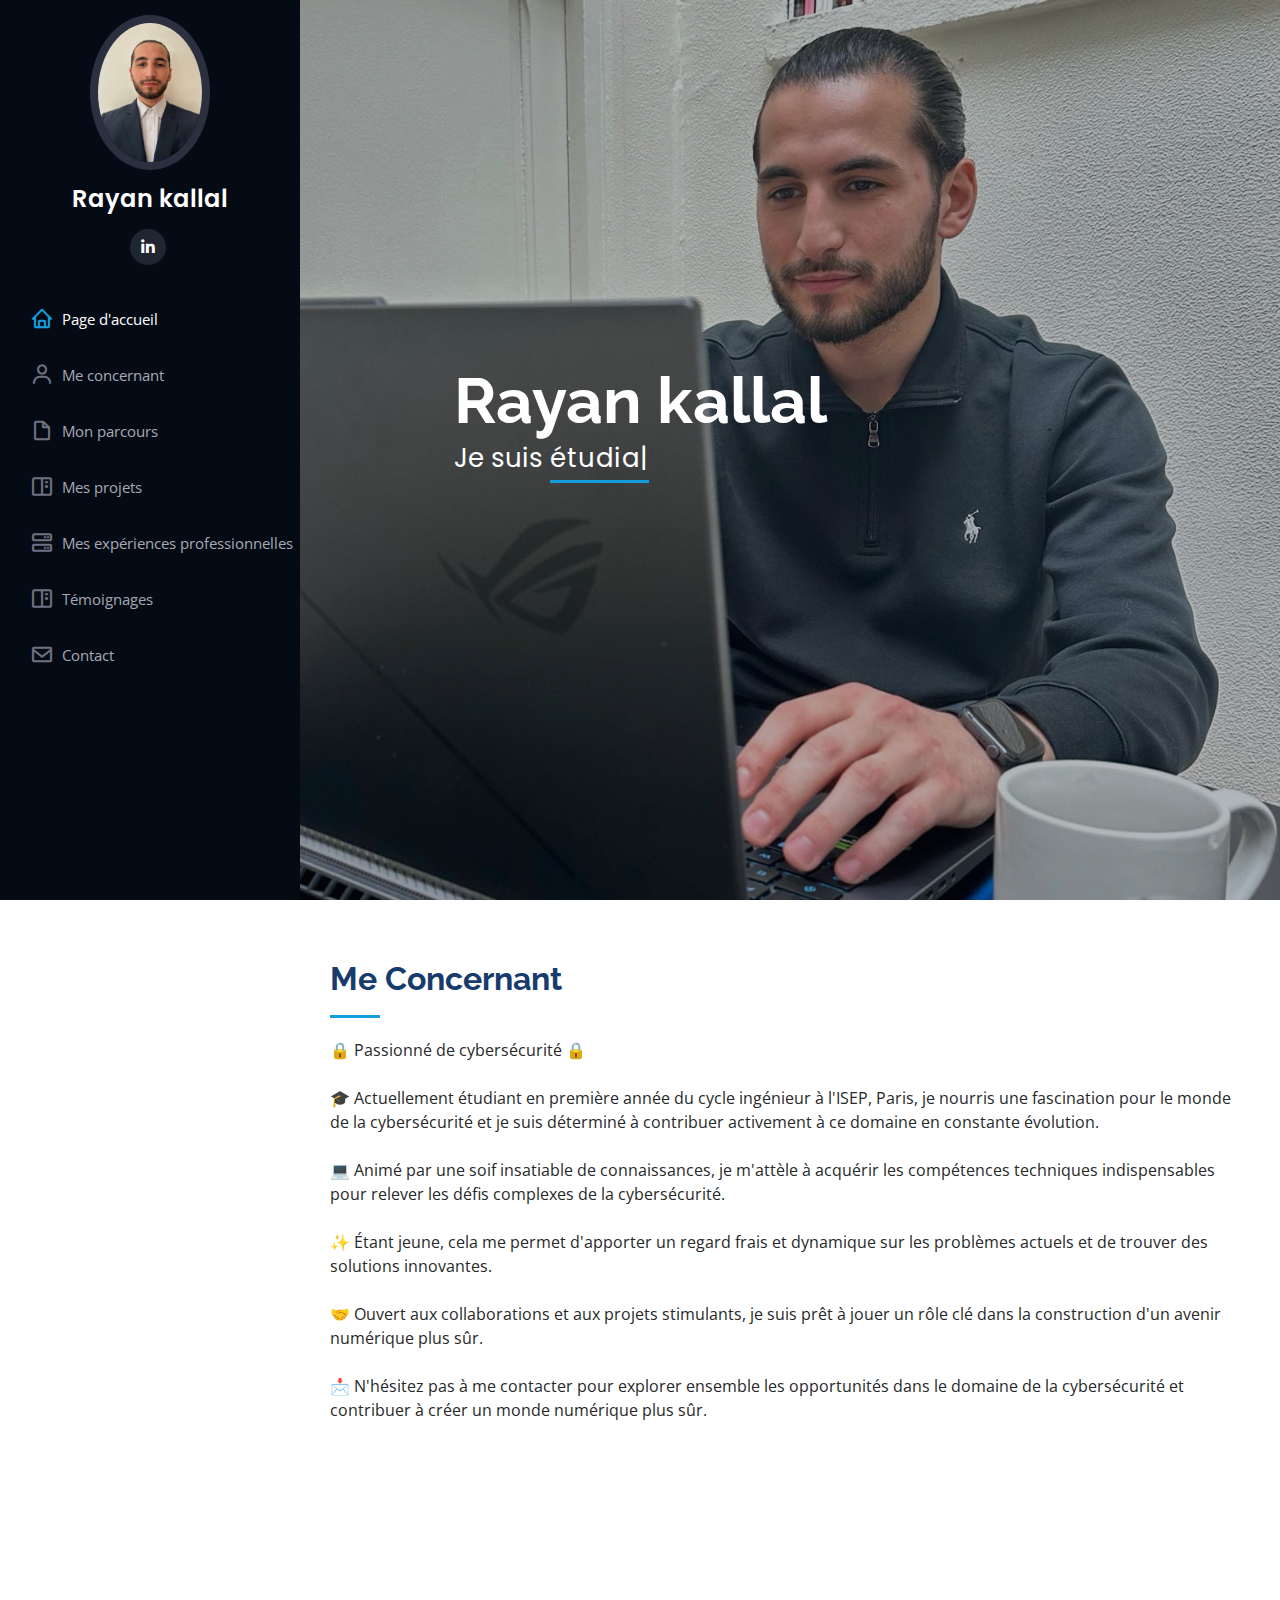
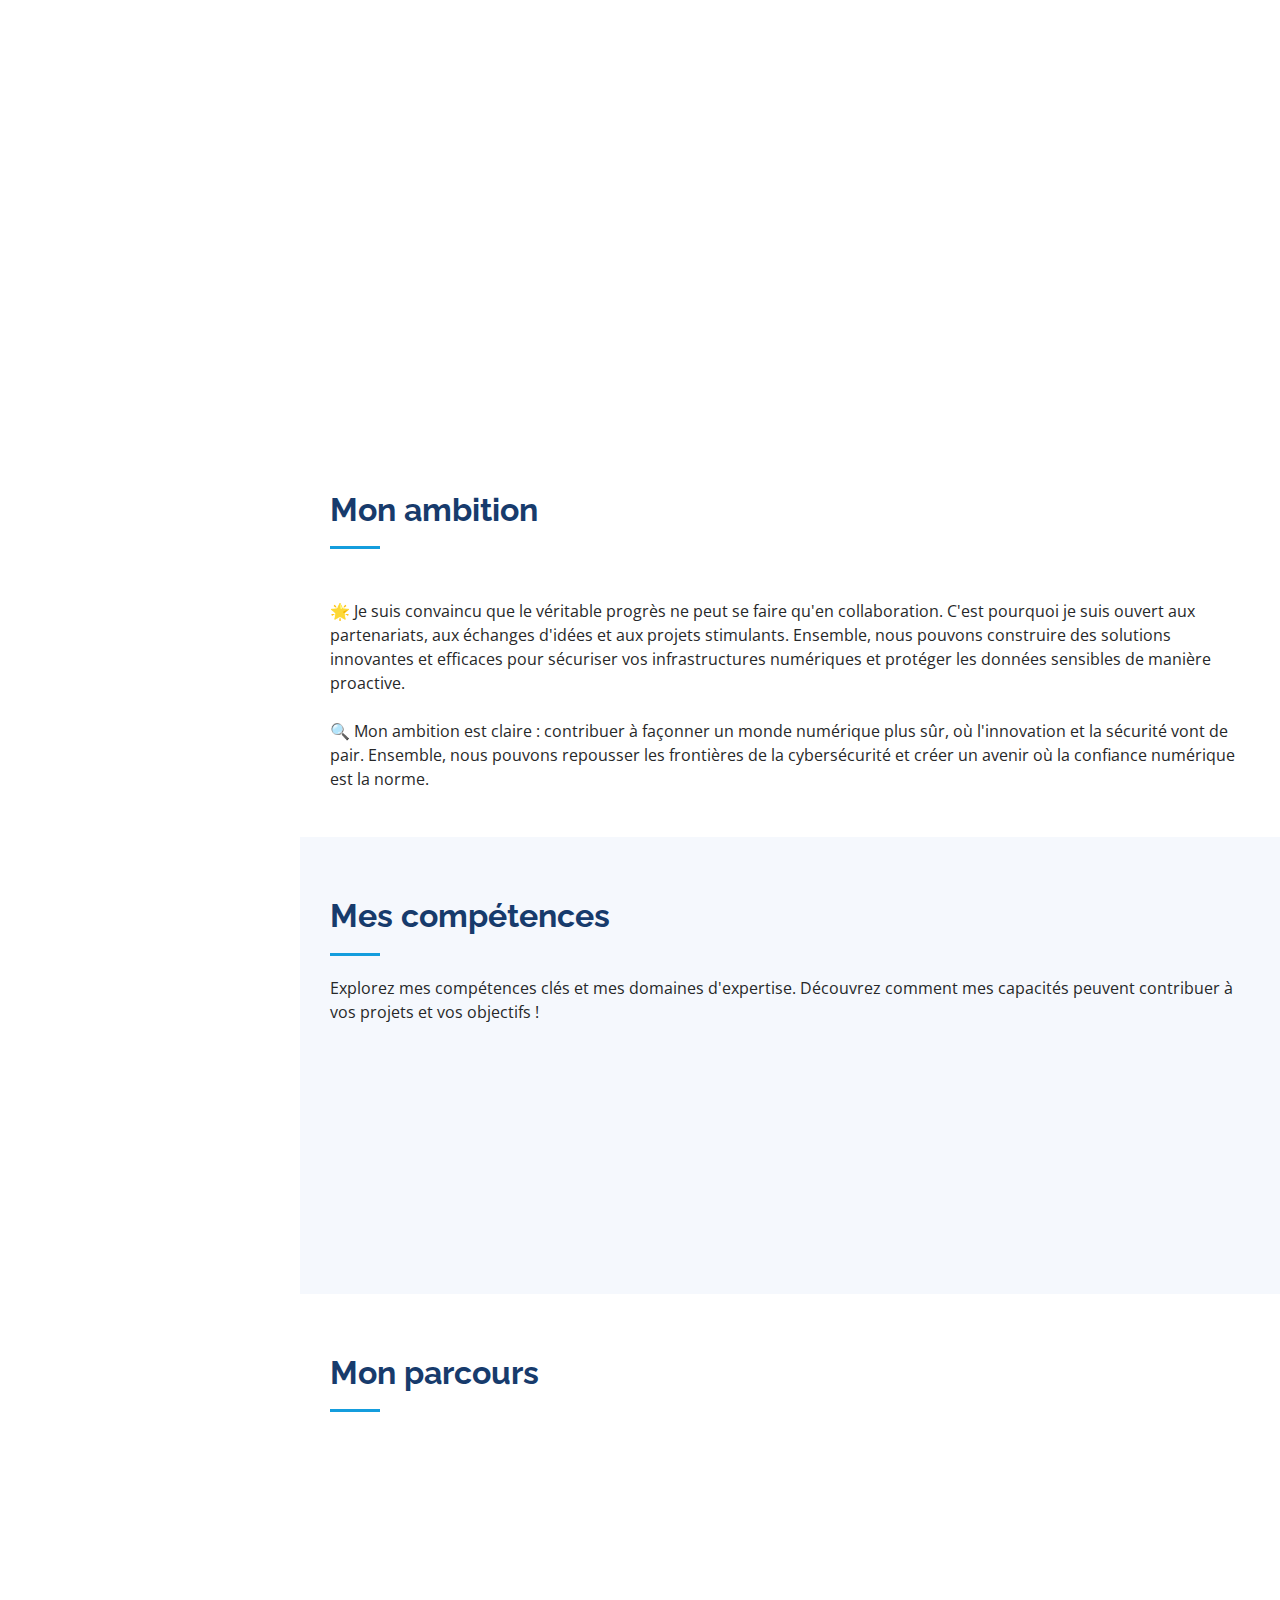
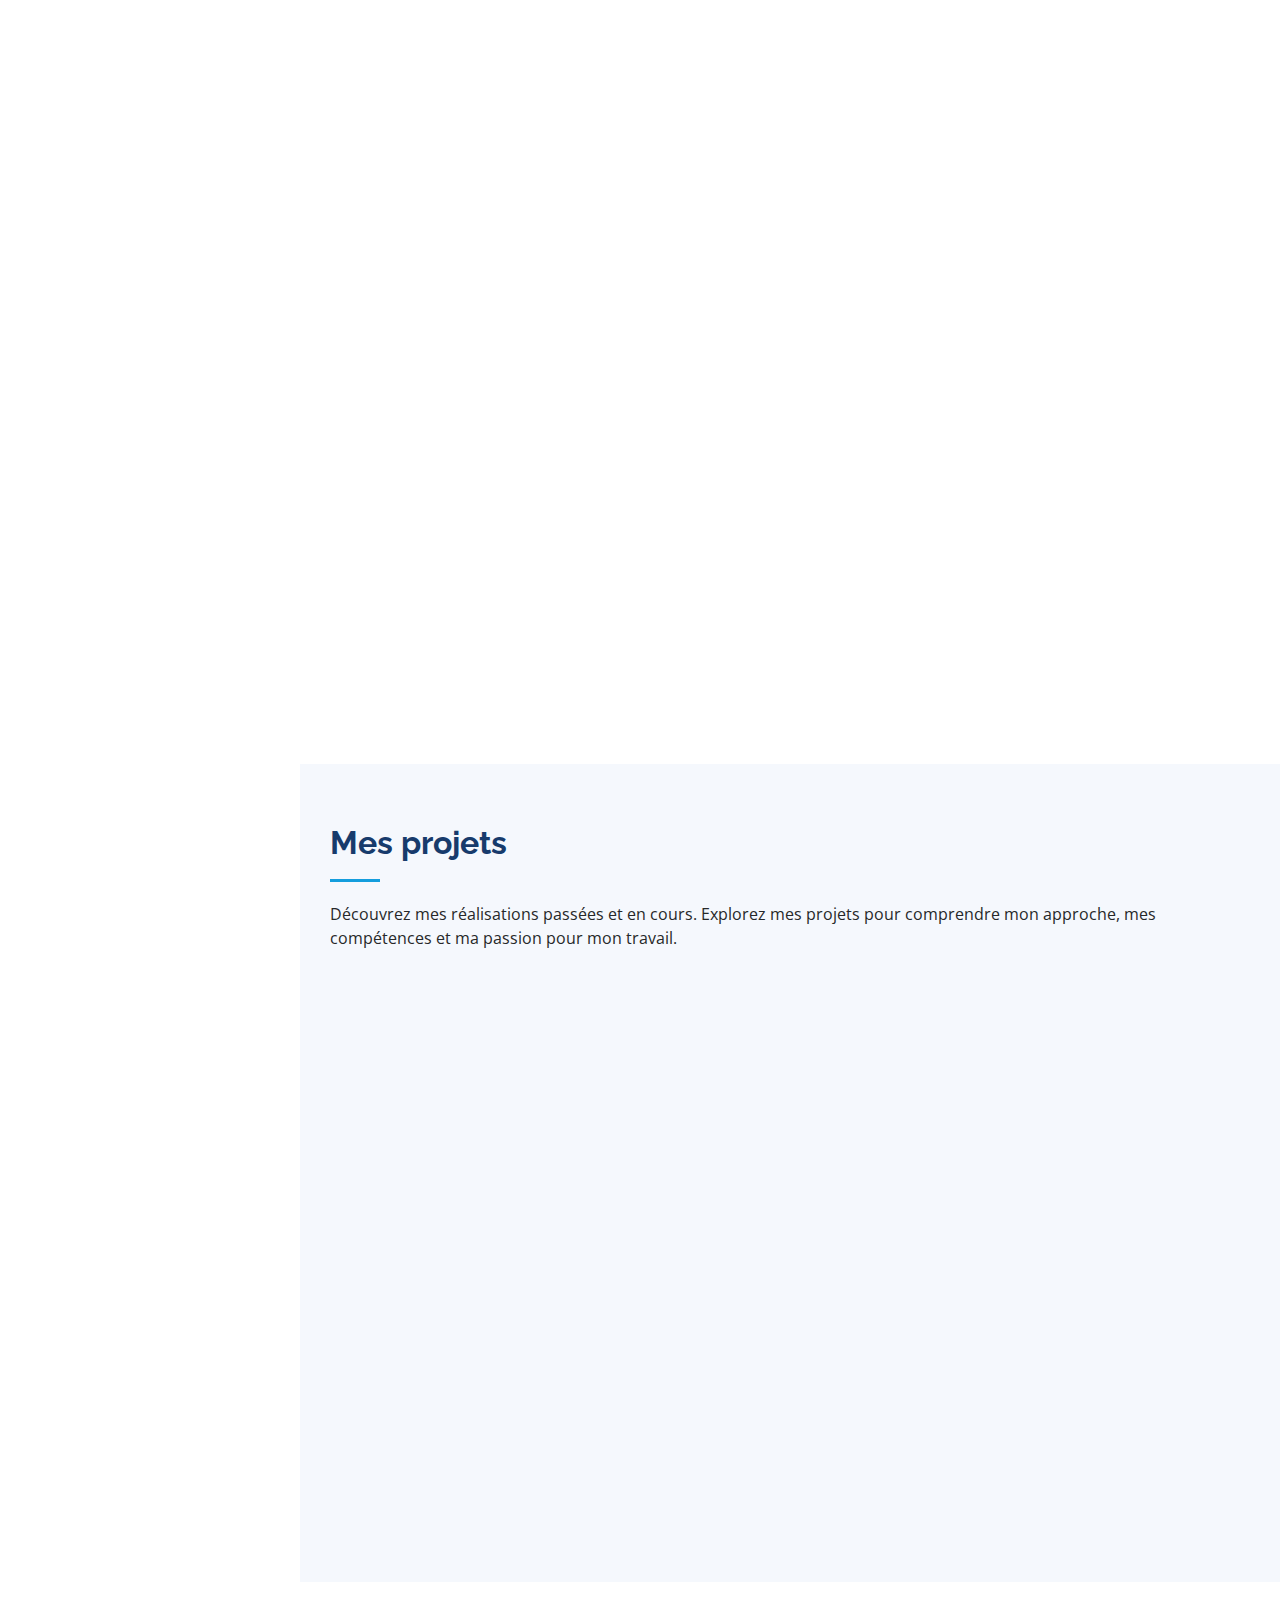
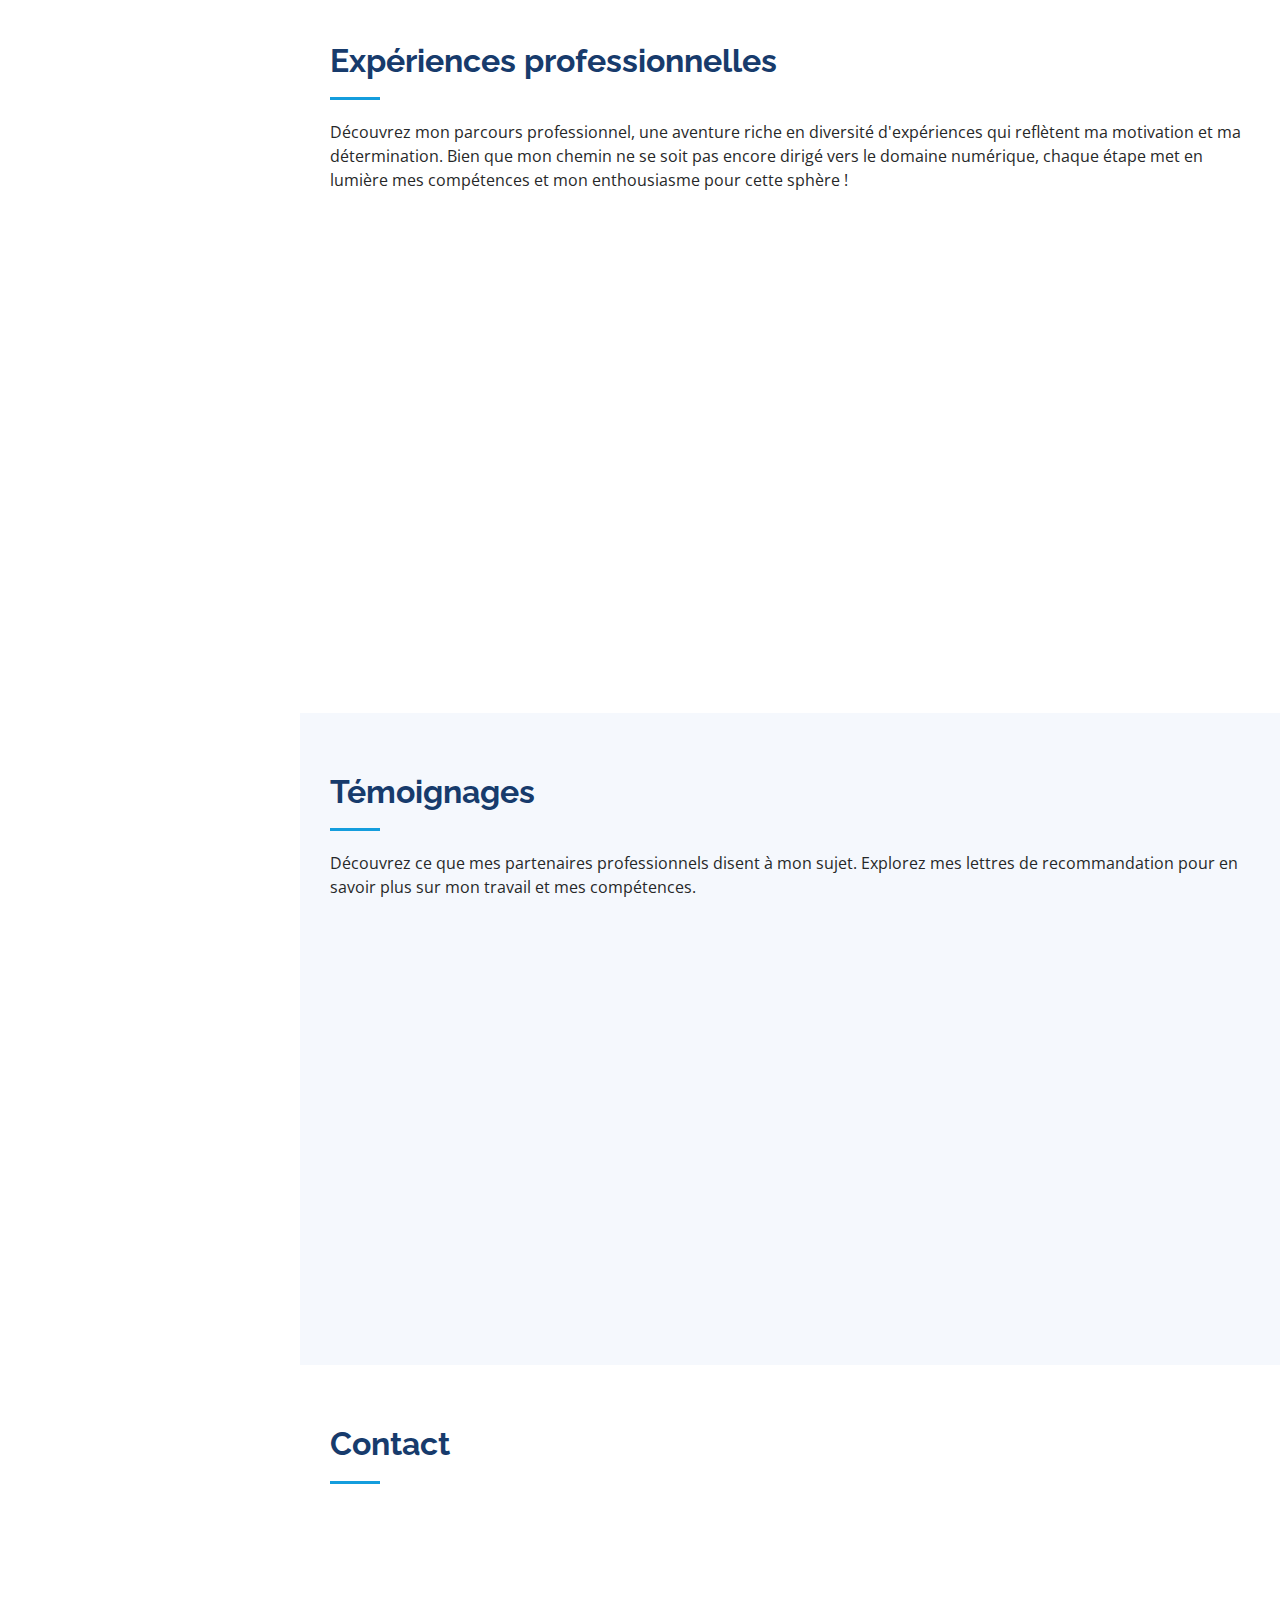
<file: index.html>
<!DOCTYPE html>
<html lang="fr">

<head>
  <meta charset="utf-8">
  <meta content="width=device-width, initial-scale=1.0" name="viewport">

  <title>Rayan Kallal</title>
  <meta content="" name="description">
  <meta content="" name="keywords">

  <!-- Favicons -->
  <link href="assets/img/rkfavicon.png" rel="icon">
  <link href="assets/img/apple-touch-icon.png" rel="apple-touch-icon">

  <!-- Google Fonts -->
  <link
    href="https://fonts.googleapis.com/css?family=Open+Sans:300,300i,400,400i,600,600i,700,700i|Raleway:300,300i,400,400i,500,500i,600,600i,700,700i|Poppins:300,300i,400,400i,500,500i,600,600i,700,700i"
    rel="stylesheet">

  <!-- Vendor CSS Files -->
  <link href="assets/vendor/aos/aos.css" rel="stylesheet">
  <link href="assets/vendor/bootstrap/css/bootstrap.min.css" rel="stylesheet">
  <link href="assets/vendor/bootstrap-icons/bootstrap-icons.css" rel="stylesheet">
  <link href="assets/vendor/boxicons/css/boxicons.min.css" rel="stylesheet">
  <link href="assets/vendor/glightbox/css/glightbox.min.css" rel="stylesheet">
  <link href="assets/vendor/swiper/swiper-bundle.min.css" rel="stylesheet">

  <!-- Template Main CSS File -->
  <link href="assets/css/style.css" rel="stylesheet">

  <!-- =======================================================
  * Template Name: iPortfolio
  * Updated: Jan 29 2024 with Bootstrap v5.3.2
  * Template URL: https://bootstrapmade.com/iportfolio-bootstrap-portfolio-websites-template/
  * Author: BootstrapMade.com
  * License: https://bootstrapmade.com/license/
  ======================================================== -->
</head>

<body>

  <!-- ======= Mobile nav toggle button ======= -->
  <i class="bi bi-list mobile-nav-toggle d-xl-none"></i>

  <!-- ======= Header ======= -->
  <header id="header">
    <div class="d-flex flex-column">

      <div class="profile">
        <img src="assets/images/RAYAN.jpg" alt="" class="img-fluid rounded-circle">
        <h1 class="text-light"><a href="index.html">Rayan kallal</a></h1>
        <div class="social-links mt-3 text-center">
          <a href="https://www.linkedin.com/in/rayan-kallal-0ba920295/" class="linkedin"><i
              class="bx bxl-linkedin"></i></a>
        </div>
      </div>

      <nav id="navbar" class="nav-menu navbar">
        <ul>
          <li><a href="index.html" class="nav-link scrollto active"><i class="bx bx-home"></i> <span>Page
                d'accueil</span></a></li>
          <li><a href="#about" class="nav-link scrollto"><i class="bx bx-user"></i> <span>Me concernant</span></a></li>
          <li><a href="#resume" class="nav-link scrollto"><i class="bx bx-file-blank"></i> <span>Mon parcours</span></a>
          </li>
          <li><a href="#portfolio" class="nav-link scrollto"><i class="bx bx-book-content"></i> <span>Mes
                projets</span></a></li>
          <li><a href="#services" class="nav-link scrollto"><i class="bx bx-server"></i> <span>Mes expériences
                professionnelles</span></a></li>
          <li><a href="#testimonials" class="nav-link scrollto"><i class="bx bx-book-content"></i>
              <span>Témoignages</span></a></li>
          <li><a href="#contact" class="nav-link scrollto"><i class="bx bx-envelope"></i> <span>Contact</span></a></li>
        </ul>
      </nav><!-- .nav-menu -->
    </div>
  </header><!-- End Header -->

  <!-- ======= Hero Section ======= -->
  <section id="hero" class="d-flex flex-column justify-content-center align-items-center">
    <div class="hero-container" data-aos="fade-in">
      <h1>Rayan kallal</h1>
      <p>Je suis <span class="typed"
          data-typed-items=" étudiant ingénieur, apprenti développeur, passionné de sécurité informatique"></span></p>
    </div>
  </section><!-- End Hero -->

  <main id="main">

    <!-- ======= About Section ======= -->
    <section id="about" class="about">
      <div class="container">

        <div class="section-title">
          <h2>Me Concernant</h2>
          <p>🔒 Passionné de cybersécurité 🔒<br>
            <br>
            🎓 Actuellement étudiant en première année du cycle ingénieur à l'ISEP, Paris, je nourris une fascination
            pour le monde de la cybersécurité et je suis déterminé à contribuer activement à ce domaine en constante
            évolution.
            <br><br>
            💻 Animé par une soif insatiable de connaissances, je m'attèle à acquérir les compétences techniques
            indispensables pour relever les défis complexes de la cybersécurité.
            <br><br>
            ✨ Étant jeune, cela me permet d'apporter un regard frais et dynamique sur les
            problèmes actuels et de trouver des solutions innovantes.
            <br><br>
            🤝 Ouvert aux collaborations et aux projets stimulants, je suis prêt à jouer un rôle clé dans la
            construction d'un avenir numérique plus sûr.
            <br><br>
            📩 N'hésitez pas à me contacter pour explorer ensemble les opportunités dans le domaine de la cybersécurité
            et contribuer à créer un monde numérique plus sûr.
          </p>
        </div>

        <div class="row">
          <div class="col-lg-4" data-aos="fade-right">
            <img src="assets/images/RAYAN.jpg" class="img-fluid" alt="">
          </div>
          <div class="col-lg-8 pt-4 pt-lg-0 content" data-aos="fade-left">
            <h3>Étudiant à l’ISEP en première année du cycle ingénieur </h3>
            <p class="fst-italic">
              <br>
            </p>
            <div class="row">
              <div class="col-lg-6">
                <br><br>
                <ul>
                  <li><i class="bi bi-chevron-right"></i> <strong>Date d'anniversaire:</strong> <span>20 Août
                      2001</span></li>
                  <li><i class="bi bi-chevron-right"></i> <strong>Numéro de téléphone:</strong> <span>+33 7 82 41 45
                      23</span></li>
                  <li><i class="bi bi-chevron-right"></i> <strong>Ville:</strong> <span>Fontenay-Sous-Bois,
                      France</span></li>
                </ul>
              </div>
              <div class="col-lg-6">
                <br><br>
                <ul>
                  <li><i class="bi bi-chevron-right"></i> <strong>Age:</strong> <span>22</span></li>
                  <li><i class="bi bi-chevron-right"></i> <strong>Email:</strong>
                    <span>rayan.kallal@eleve.isep.fr</span>
                  </li>
                </ul>
              </div>
            </div>
          </div>
        </div>

      </div>
    </section><!-- End About Section -->

    <!-- ======= Facts Section ======= -->
    <section id="facts" class="facts">
      <div class="container">

        <div class="section-title">
          <h2>Mon ambition</h2>
        </div>
        <p>🌟 Je suis convaincu que le véritable progrès ne peut se faire qu'en collaboration. C'est pourquoi je suis
          ouvert aux partenariats, aux échanges d'idées et aux projets stimulants. Ensemble, nous pouvons construire des
          solutions innovantes et efficaces pour sécuriser vos infrastructures numériques et protéger les données
          sensibles de manière proactive.

          <br><br>🔍 Mon ambition est claire : contribuer à façonner un monde numérique plus sûr, où l'innovation et la
          sécurité vont de pair. Ensemble, nous pouvons repousser les frontières de la cybersécurité et créer un avenir où la
          confiance numérique est la norme.
        </p>
      </div>
    </section><!-- End Facts Section -->

    <!-- ======= Skills Section ======= -->
    <section id="skills" class="skills section-bg">
      <div class="container">

        <div class="section-title">
          <h2>Mes compétences</h2>
          <p>Explorez mes compétences clés et mes domaines d'expertise. Découvrez comment mes capacités peuvent
            contribuer à vos projets et vos objectifs !</p>
        </div>

        <div class="row skills-content">

          <div class="col-lg-6" data-aos="fade-up">

            <div class="progress">
              <span class="skill">HTML <i class="val">60%</i></span>
              <div class="progress-bar-wrap">
                <div class="progress-bar" role="progressbar" aria-valuenow="60" aria-valuemin="0" aria-valuemax="60">
                </div>
              </div>
            </div>

            <div class="progress">
              <span class="skill">CSS <i class="val">60%</i></span>
              <div class="progress-bar-wrap">
                <div class="progress-bar" role="progressbar" aria-valuenow="60" aria-valuemin="0" aria-valuemax="60">
                </div>
              </div>
            </div>

            <div class="progress">
              <span class="skill">Java <i class="val">70%</i></span>
              <div class="progress-bar-wrap">
                <div class="progress-bar" role="progressbar" aria-valuenow="70" aria-valuemin="0" aria-valuemax="70">
                </div>
              </div>
            </div>

          </div>

          <div class="col-lg-6" data-aos="fade-up" data-aos-delay="100">

            <div class="progress">
              <span class="skill">PHP <i class="val">30%</i></span>
              <div class="progress-bar-wrap">
                <div class="progress-bar" role="progressbar" aria-valuenow="30" aria-valuemin="0" aria-valuemax="30">
                </div>
              </div>
            </div>

            <div class="progress">
              <span class="skill">Java FX <i class="val">90%</i></span>
              <div class="progress-bar-wrap">
                <div class="progress-bar" role="progressbar" aria-valuenow="90" aria-valuemin="0" aria-valuemax="90">
                </div>
              </div>
            </div>

            <div class="progress">
              <span class="skill">Python <i class="val">50%</i></span>
              <div class="progress-bar-wrap">
                <div class="progress-bar" role="progressbar" aria-valuenow="50" aria-valuemin="0" aria-valuemax="50">
                </div>
              </div>
            </div>

          </div>

        </div>

      </div>
    </section><!-- End Skills Section -->

    <!-- ======= Resume Section ======= -->
    <section id="resume" class="resume">
      <div class="container">

        <div class="section-title">
          <h2>Mon parcours</h2>
        </div>

        <div class="row">
          <div class="col-lg-6" data-aos="fade-up">
            <div class="resume-item pb-0">
              <h4>Lycée Claude Nicolas Ledoux, Vincennes (94300)</h4>
              <p><em>
                  <h5>2018 - 2019</h5><br>· Baccalauréat STI2D (Science technologique de l'Industrie et du développement
                  durable)
                </em></p>
            </div>
            <div class="resume-item">
              <h4>ISEP - Institut Supérieur d’électronique de Paris </h4>
              <h5>2019 - 2023</h5>
              <p><em>Paris 6 &amp; Corentin Celton (Issy-Les-Moulineaux)</em></p>
              <p>· Cycle intégré international (CII) <br>· Informatique,Electronique</p>
            </div>
            <div class="resume-item">
              <h4>CONSERVATOIRE NATIONAL DES ARTS ET METIERS</h4>
              <h5>Janv.2023 - Juil.2023</h5>
              <p><em>· MAA107 - Signal déterministe (méthodes mathématiques pour le traitement du signal)</em></p>
            </div>
            <div class="resume-item">
              <h4>CONSERVATOIRE NATIONAL DES ARTS ET METIERS</h4>
              <h5>Janv.2023 - Juil.2023</h5>
              <p><em>· PHR001 - Lois physiques pour l'électronique, l'électrotechnique, l'automatisme</em></p>
            </div>
            <div class="resume-item">
              <h4>CONSERVATOIRE NATIONAL DES ARTS ET METIERS</h4>
              <h5>Janv.2023 - Juil.2023</h5>
              <p><em>· UTC403 - Introduction à la physique des vibrations et des ondes</em></p>
            </div>
          </div>
          <div class="col-lg-6" data-aos="fade-up" data-aos-delay="100">
            <div class="resume-item">
              <h4>CONSERVATOIRE NATIONAL DES ARTS ET METIERS</h4>
              <h5>Janv.2023 - Juil.2023</h5>
              <ul>
                <p><em>· ELE015 - Introduction a l'électronique numérique</em></p>
              </ul>
            </div>
            <div class="resume-item">
              <h4>CONSERVATOIRE NATIONAL DES ARTS ET METIERS</h4>
              <h5>Janv.2023 - Juil.2023</h5>
              <ul>
                <p><em>· ANG320 - Anglais professionnel</em></p>
              </ul>
            </div>
            <div class="resume-item">
              <h4>ISEP - Institut Supérieur d’électronique de Paris</h4>
              <h5>Sept.2023 - Juil.2026</h5>
              <p><em>Paris 6 &amp; Corentin Celton (Issy-Les-Moulineaux)</em></p>
              <ul>
                <p>· Cycle ingénieur - Tronc commun <br>· Réseau - Informatique - Electronique - Signal</p>
              </ul>
            </div>
          </div>
        </div>

      </div>
    </section><!-- End Resume Section -->

    <!-- ======= Portfolio Section ======= -->
    <section id="portfolio" class="portfolio section-bg">
      <div class="container">

        <div class="section-title">
          <h2>Mes projets</h2>
          <p>Découvrez mes réalisations passées et en cours. Explorez mes projets pour comprendre mon approche, mes
            compétences et ma passion pour mon travail.</p>
        </div>

        <div class="row" data-aos="fade-up">
          <div class="col-lg-12 d-flex justify-content-center">
            <ul id="portfolio-flters">
              <li data-filter="*" class="filter-active">Mes Projets</li>
            </ul>
          </div>
        </div>

        <div class="row portfolio-container" data-aos="fade-up" data-aos-delay="100">

          <div class="col-lg-4 col-md-6 portfolio-item filter-app">
            <div class="portfolio-wrap">
              <img src="assets/images/Capture d'écran 2024-03-22 152722.png" class="img-fluid" alt="">
              <div class="portfolio-links">
                <a href="assets/images/Capture d'écran 2024-03-22 152722.png" data-gallery="portfolioGallery"
                  class="portfolio-lightbox" title="App 1"><i class="bx bx-plus"></i></a>
                <a href="portfolio-details-crypto.html" title="More Details"><i class="bx bx-link"></i></a>
              </div>
            </div>
          </div>

          <div class="col-lg-4 col-md-6 portfolio-item filter-web">
            <div class="portfolio-wrap">
              <img src="assets/images/carte électronique ISEP élec A1 semestre 1.jpg" class="img-fluid" alt="">
              <div class="portfolio-links">
                <a href="assets/images/carte électronique ISEP élec A1 semestre 1.jpg" data-gallery="portfolioGallery"
                  class="portfolio-lightbox" title="Web 3"><i class="bx bx-plus"></i></a>
                <a href="portfolio-details-carteS1.html" title="More Details"><i class="bx bx-link"></i></a>
              </div>
            </div>
          </div>

          <div class="col-lg-4 col-md-6 portfolio-item filter-app">
            <div class="portfolio-wrap">
              <img src="assets/images/Une-pierre-feuille-ciseaux.jpg" class="img-fluid" alt="">
              <div class="portfolio-links">
                <a href="assets/images/Une-pierre-feuille-ciseaux.jpg" data-gallery="portfolioGallery"
                  class="portfolio-lightbox" title="App 2"><i class="bx bx-plus"></i></a>
                <a href="portfolio-details-PFPCJAVA.html" title="More Details"><i class="bx bx-link"></i></a>
              </div>
            </div>
          </div>
          <div class="col-lg-4 col-md-6 portfolio-item filter-card">
            <div class="portfolio-wrap">
              <img src="assets/images/istockphoto-1196954772-612x612.jpg" class="img-fluid" alt="">
              <div class="portfolio-links">
                <a href="assets/images/istockphoto-1196954772-612x612.jpg" data-gallery="portfolioGallery"
                  class="portfolio-lightbox" title="Card 2"><i class="bx bx-plus"></i></a>
                <a href="portfolio-details-penduJAVA.html" title="More Details"><i class="bx bx-link"></i></a>
              </div>
            </div>
          </div>
        </div>

      </div>
    </section><!-- End Portfolio Section -->

    <!-- ======= Services Section ======= -->
    <section id="services" class="services">
      <div class="container">

        <div class="section-title">
          <h2>Expériences professionnelles</h2>
          <p>Découvrez mon parcours professionnel, une aventure riche en diversité d'expériences qui reflètent ma
            motivation et ma détermination. Bien que mon chemin ne se soit pas encore dirigé vers le domaine numérique,
            chaque étape met en lumière mes compétences et mon enthousiasme pour cette sphère !</p>
        </div>

        <div class="row">
          <div class="col-lg-4 col-md-6 icon-box" data-aos="fade-up">
            <div class="icon"><i class="bi bi-briefcase"></i></div>
            <h4 class="title"><a href="">Iovine's - Chef de Rang (CDD)</a></h4>
            <p class="description">juin 2022 - juil. 2022 ·<br> Ville de Paris, Île-de-France, France ·
              <br>Compétences : Activités de restauration collective · Vente
            </p>
          </div>
          <div class="col-lg-4 col-md-6 icon-box" data-aos="fade-up" data-aos-delay="100">
            <div class="icon"><i class="bi bi-egg-fried"></i></div>
            <h4 class="title"><a href="">Georges Paris - Chef de Rang (CDD)</a></h4>
            <p class="description">mai 2022 - juin 2022 · <br> Ville de Paris, Île-de-France, France ·
              <br>Compétences : Vente · Activités de restauration collective
            </p>
          </div>
          <div class="col-lg-4 col-md-6 icon-box" data-aos="fade-up" data-aos-delay="200">
            <div class="icon"><i class="bi bi-cup-hot-fill"></i></div>
            <h4 class="title"><a href="">Mme Shawn - Barman (CDD)</a></h4>
            <p class="description">mars 2022 - avr. 2022 ·<br> Ville de Paris, Île-de-France, France ·
              <br>Compétences : Service client · Vente · Aliments et boissons
            </p>
          </div>
          <div class="col-lg-4 col-md-6 icon-box" data-aos="fade-up" data-aos-delay="300">
            <div class="icon"><i class="bi bi-binoculars"></i></div>
            <h4 class="title"><a href="">RIVP - Gardien (CDD)</a></h4>
            <p class="description">août 2021 - août 2021 ·<br> Maisons-Alfort, Île-de-France, France ·
              Compétences : Services de gardiennage · Sécurité des bâtiments</p>
          </div>
          <div class="col-lg-4 col-md-6 icon-box" data-aos="fade-up" data-aos-delay="400">
            <div class="icon"><i class="bi bi-box-seam-fill"></i></div>
            <h4 class="title"><a href="">La Poste - Facteur (CDD)</a></h4>
            <p class="description">juin 2021 - juin 2021 ·<br> Montreuil, Île-de-France, France ·
              <br>Compétences : Distribution du courrier · Courrier · Service client</p>
          </div>
          <div class="col-lg-4 col-md-6 icon-box" data-aos="fade-up" data-aos-delay="500">
            <div class="icon"><i class="bi bi-box-seam-fill"></i></div>
            <h4 class="title"><a href="">La Poste - Facteur (CDD)</a></h4>
            <p class="description">mai 2020 - août 2020 ·<br> Montreuil, Île-de-France, France ·
              <br>Compétences : Distribution du courrier · Courrier · Service client</p>
          </div>
        </div>

      </div>
    </section><!-- End Services Section -->

    <!-- ======= Testimonials Section ======= -->
    <section id="testimonials" class="testimonials section-bg">
      <div class="container">

        <div class="section-title">
          <h2>Témoignages</h2>
          <p>Découvrez ce que mes partenaires professionnels disent à mon sujet. Explorez mes lettres de recommandation
            pour en savoir plus sur mon travail et mes compétences.</p>
        </div>

        <div class="testimonials-slider swiper" data-aos="fade-up" data-aos-delay="100">
          <div class="swiper-wrapper">
            <!-- ======= c'était swiper-wrapper mais quand t'enlèves le per de la fin ça rend bien ======= -->

            <div class="swiper-slide">
              <div class="testimonial-item" data-aos="fade-up">
                <a href="assets/testimonials/Recommandation Rayan KALLAL.pdf" target="_blank" download="lettreprof">
                  <p>
                    <i class="bx bxs-quote-alt-left quote-icon-left"></i>
                    Je soussigne , Herve Allanic, enseignant a l’ISEP, atteste que Monsieur Rayan KALLAL a bien suivi
                    le
                    module d’informatique « II.1202 - Algorithmique et Programmation » entre octobre 2023 et janvier
                    2024.
                    <i class="bx bxs-quote-alt-right quote-icon-right"></i>
                  </p>
                  <img src="assets/images/Capture d’écran 2024-03-17 160551.jpg" class="testimonial-img" alt="">
                  <h3>Hervé Allanic</h3>
                  <h4>Enseignant en informatique à l'ISEP</h4>

                </a>

              </div>
            </div>

            <div class="swiper-slide">
              <div class="testimonial-item" data-aos="fade-up" data-aos-delay="400">
                <a href="assets/testimonials/Lettre de recommandation Rayan_raph.pdf" target="_blank"
                  download="lettreprof">
                  <p>
                    <i class="bx bxs-quote-alt-left quote-icon-left"></i>
                    Je soussigné, Raphaël Smadja, développeur full-stack expérimenté avec plus de 7ans d’expérience et
                    développeur chez BPIfrance, recommande vivement Monsieur Rayan KALLAL. Depuis le début de notre
                    collaboration en août 2023, Rayan a prouvé qu’il était un bon élément.
                    <i class="bx bxs-quote-alt-right quote-icon-right"></i>
                  </p>
                  <img src="assets/images/teteraph.jpg" class="testimonial-img" alt="">
                  <h3>Rapahaël Smadja</h3>
                  <h4>développeur full-stack</h4>
                </a>
              </div>
            </div><!-- End testimonial item -->

          </div>
          <div class="swiper-pagination"></div>
        </div>

      </div>
    </section><!-- End Testimonials Section -->

    <!-- ======= Contact Section ======= -->
    <section id="contact" class="contact">
      <div class="container">

        <div class="section-title">
          <h2>Contact</h2>
        </div>

        <div class="row" data-aos="fade-in">

          <div class="col-lg-5 d-flex align-items-stretch">
            <div class="info">
              <div class="address">
                <i class="bi bi-geo-alt"></i>
                <h4>Localisation:</h4>
                <p>64 rue Jean Jaurès, 94120 Fontenay-Sous-Bois</p>
              </div>

              <div class="email">
                <i class="bi bi-envelope"></i>
                <h4>Email:</h4>
                <p>rayan.kallal@eleve.isep.fr</p>
              </div>

              <div class="phone">
                <i class="bi bi-phone"></i>
                <h4>Mobile:</h4>
                <p>+33 7 82 41 45 23</p>
              </div>

              <div class="responsive-map">
                <iframe style="border:0" Loading="lazy" allowfullscreen
                src="https://www.google.com/maps/embed?pb=!1m18!1m12!1m3!1d2625.0489913562387!2d2.4680028125614717!3d48.8572761712124!2m3!1f0!2f0!3f0!3m2!1i1024!2i768!4f13.1!3m3!1m2!1s0x47e612a65d16babb%3A0xa690db0e617806c!2s64%20Rue%20Jean%20Jaur%C3%A8s%2C%2094120%20Fontenay-sous-Bois!5e0!3m2!1sen!2sfr!4v1710601019442!5m2!1sen!2sfr&key=AIzaSyBsKdwGzOMH_Aqt07zf3kYjyaJcHcFygvs"></iframe>
              </div>
            </div>

          </div>

          <div class="col-lg-7 mt-5 mt-lg-0 d-flex align-items-stretch">
            <!-- modify this form HTML and place wherever you want your form -->
            <form id="my-form" action="https://formspree.io/f/mleqwekd" method="POST" class="php-email-form">
              <div class="row">
                <div class="form-group col-md-6">
                  <label for="name">Votre Nom</label>
                  <input type="text" name="name" class="form-control" id="name" required>
                </div>
                <div class="form-group col-md-6">
                  <label for="name">Votre Email</label>
                  <input type="email" class="form-control" name="email" id="email" required>
                </div>
              </div>
              <div class="form-group">
                <label for="name">Sujet</label>
                <input type="text" class="form-control" name="subject" id="subject" required>
              </div>
              <div class="form-group">
                <label for="name">Message</label>
                <textarea class="form-control" name="message" rows="10" required></textarea>
              </div>
              <!-- your other form fields go here -->
              <div class="form-group">
              <div class="g-recaptcha" data-sitekey="6Lfj9KIpAAAAAMIntw8SFmgBu6S9e1huJr-QDJVb"></div>
              </div>
              <div class="text-center">
                <button type="submit">Envoyer</button>
                <div class="sent-message">
                </div>
            </form>
            <script>
              var form = document.getElementById("my-form");

              async function handleSubmit(event) {
                event.preventDefault();
                var status = document.getElementById("my-form-status");
                var data = new FormData(event.target);
                fetch(event.target.action, {
                  method: form.method,
                  body: data,
                  headers: {
                    'Accept': 'application/json'
                  }
                }).then(response => {
                  if (response.ok) {
                    status.innerHTML = "Email envoyé Merci !";
                    form.reset()
                  } else {
                    response.json().then(data => {
                      if (Object.hasOwn(data, 'errors')) {
                        status.innerHTML = data["errors"].map(error => error["message"]).join(", ")
                      } else {
                        status.innerHTML = "Oops! Il y'a eu un problème"
                      }
                    })
                  }
                }).catch(error => {
                  status.innerHTML = "Oops! Il y'a eu un problème"
                });
              }
              form.addEventListener("submit", handleSubmit)
            </script>
          </div>

        </div>

      </div>
    </section><!-- End Contact Section -->

  </main><!-- End #main -->

  <!-- ======= Footer ======= -->
  <footer id="footer">
    <div class="container">
      <div class="copyright">
        &copy; Copyright <strong><span>iPortfolio</span></strong>
      </div>
      <div class="credits">
        <!-- All the links in the footer should remain intact. -->
        <!-- You can delete the links only if you purchased the pro version. -->
        <!-- Licensing information: https://bootstrapmade.com/license/ -->
        <!-- Purchase the pro version with working PHP/AJAX contact form: https://bootstrapmade.com/iportfolio-bootstrap-portfolio-websites-template/ -->
        Designed by <a href="https://bootstrapmade.com/">BootstrapMade</a>
      </div>
    </div>
  </footer><!-- End  Footer -->

  <a href="#" class="back-to-top d-flex align-items-center justify-content-center"><i
      class="bi bi-arrow-up-short"></i></a>

  <!-- Vendor JS Files -->
  <script src="assets/vendor/purecounter/purecounter_vanilla.js"></script>
  <script src="assets/vendor/aos/aos.js"></script>
  <script src="assets/vendor/bootstrap/js/bootstrap.bundle.min.js"></script>
  <script src="assets/vendor/glightbox/js/glightbox.min.js"></script>
  <script src="assets/vendor/isotope-layout/isotope.pkgd.min.js"></script>
  <script src="assets/vendor/swiper/swiper-bundle.min.js"></script>
  <script src="assets/vendor/typed.js/typed.umd.js"></script>
  <script src="assets/vendor/waypoints/noframework.waypoints.js"></script>

  <!-- Template Main JS File -->
  <script src="assets/js/main.js"></script>

</body>

</html>
</file>
<file: assets/css/style.css>
/**
* Template Name: iPortfolio
* Updated: Jan 29 2024 with Bootstrap v5.3.2
* Template URL: https://bootstrapmade.com/iportfolio-bootstrap-portfolio-websites-template/
* Author: BootstrapMade.com
* License: https://bootstrapmade.com/license/
*/

/*--------------------------------------------------------------
# General
--------------------------------------------------------------*/
body {
  font-family: "Open Sans", sans-serif;
  color: #272829;
}

a {
  color: #050b13;
  text-decoration: none;
}

a:hover {
  color: #37b3ed;
  text-decoration: none;
}

h1,
h2,
h3,
h4,
h5,
h6 {
  font-family: "Raleway", sans-serif;
}

/*--------------------------------------------------------------
# Back to top button
--------------------------------------------------------------*/
.back-to-top {
  position: fixed;
  visibility: hidden;
  opacity: 0;
  right: 15px;
  bottom: 15px;
  z-index: 996;
  background: #149ddd;
  width: 40px;
  height: 40px;
  border-radius: 50px;
  transition: all 0.4s;
}

.back-to-top i {
  font-size: 28px;
  color: #fff;
  line-height: 0;
}

.back-to-top:hover {
  background: #2eafec;
  color: #fff;
}

.back-to-top.active {
  visibility: visible;
  opacity: 1;
}

/*--------------------------------------------------------------
# Header
--------------------------------------------------------------*/
#header {
  position: fixed;
  top: 0;
  left: 0;
  bottom: 0;
  width: 300px;
  transition: all ease-in-out 0.5s;
  z-index: 9997;
  transition: all 0.5s;
  padding: 0 15px;
  background: #040b14;
  overflow-y: auto;
}

#header .profile img {
  margin: 15px auto;
  display: block;
  width: 120px;
  border: 8px solid #2c2f3f;
}

#header .profile h1 {
  font-size: 24px;
  margin: 0;
  padding: 0;
  font-weight: 600;
  -moz-text-align-last: center;
  text-align-last: center;
  font-family: "Poppins", sans-serif;
}

#header .profile h1 a,
#header .profile h1 a:hover {
  color: #fff;
  text-decoration: none;
}

#header .profile .social-links a {
  font-size: 18px;
  display: inline-block;
  background: #212431;
  color: #fff;
  line-height: 1;
  padding: 8px 0;
  margin-right: 4px;
  border-radius: 50%;
  text-align: center;
  width: 36px;
  height: 36px;
  transition: 0.3s;
}

#header .profile .social-links a:hover {
  background: #149ddd;
  color: #fff;
  text-decoration: none;
}

#main {
  margin-left: 300px;
}

.container,
.container-fluid {
  padding-left: 30px;
  padding-right: 30px;
}

@media (max-width: 1199px) {
  #header {
    left: -300px;
  }

  #main {
    margin-left: 0;
  }

  .container,
  .container-fluid {
    padding-left: 12px;
    padding-right: 12px;
  }
}

/*--------------------------------------------------------------
# Navigation Menu
--------------------------------------------------------------*/
/* Desktop Navigation */
.nav-menu {
  padding: 30px 0 0 0;
}

.nav-menu * {
  margin: 0;
  padding: 0;
  list-style: none;
}

.nav-menu>ul>li {
  position: relative;
  white-space: nowrap;
}

.nav-menu a,
.nav-menu a:focus {
  display: flex;
  align-items: center;
  color: #a8a9b4;
  padding: 12px 15px;
  margin-bottom: 8px;
  transition: 0.3s;
  font-size: 15px;
}

.nav-menu a i,
.nav-menu a:focus i {
  font-size: 24px;
  padding-right: 8px;
  color: #6f7180;
}

.nav-menu a:hover,
.nav-menu .active,
.nav-menu .active:focus,
.nav-menu li:hover>a {
  text-decoration: none;
  color: #fff;
}

.nav-menu a:hover i,
.nav-menu .active i,
.nav-menu .active:focus i,
.nav-menu li:hover>a i {
  color: #149ddd;
}

/* Mobile Navigation */
.mobile-nav-toggle {
  position: fixed;
  right: 15px;
  top: 15px;
  z-index: 9998;
  border: 0;
  font-size: 24px;
  transition: all 0.4s;
  outline: none !important;
  background-color: #149ddd;
  color: #fff;
  width: 40px;
  height: 40px;
  display: inline-flex;
  align-items: center;
  justify-content: center;
  line-height: 0;
  border-radius: 50px;
  cursor: pointer;
}

.mobile-nav-active {
  overflow: hidden;
}

.mobile-nav-active #header {
  left: 0;
}

/*--------------------------------------------------------------
# Hero Section
--------------------------------------------------------------*/
#hero {
  width: 100%;
  height: 100vh;
  background: url("../img/MOIFOND8.jpg") top center;
  background-size: cover;
}

#hero:before {
  content: "";
  background: rgba(5, 13, 24, 0.3);
  position: absolute;
  bottom: 0;
  top: 0;
  left: 0;
  right: 0;
  z-index: 1;
}

#hero .hero-container {
  position: relative;
  z-index: 2;
  min-width: 300px;
}

#hero h1 {
  margin: 0 0 10px 0;
  font-size: 64px;
  font-weight: 700;
  line-height: 56px;
  color: #fff;
}

#hero p {
  color: #fff;
  margin-bottom: 50px;
  font-size: 26px;
  font-family: "Poppins", sans-serif;
}

#hero p span {
  color: #fff;
  padding-bottom: 4px;
  letter-spacing: 1px;
  border-bottom: 3px solid #149ddd;
}

@media (min-width: 1024px) {
  #hero {
    background-attachment: fixed;
  }
}

@media (max-width: 768px) {
  #hero h1 {
    font-size: 28px;
    line-height: 36px;
  }

  #hero h2 {
    font-size: 18px;
    line-height: 24px;
    margin-bottom: 30px;
  }
}

/*--------------------------------------------------------------
# Sections General
--------------------------------------------------------------*/
section {
  padding: 60px 0;
  overflow: hidden;
}

.section-bg {
  background: #f5f8fd;
}

.section-title {
  padding-bottom: 30px;
}

.section-title h2 {
  font-size: 32px;
  font-weight: bold;
  margin-bottom: 20px;
  padding-bottom: 20px;
  position: relative;
  color: #173b6c;
}

.section-title h2::after {
  content: "";
  position: absolute;
  display: block;
  width: 50px;
  height: 3px;
  background: #149ddd;
  bottom: 0;
  left: 0;
}

.section-title p {
  margin-bottom: 0;
}

/*--------------------------------------------------------------
# About
--------------------------------------------------------------*/
.about .content h3 {
  font-weight: 700;
  font-size: 26px;
  color: #173b6c;
}

.about .content ul {
  list-style: none;
  padding: 0;
}

.about .content ul li {
  margin-bottom: 80px;
  display: flex;
  align-items: center;
}

.about .content ul strong {
  margin-right: 10px;
}

.about .content ul i {
  font-size: 16px;
  margin-right: 5px;
  color: #149ddd;
  line-height: 0;
}

.about .content p:last-child {
  margin-bottom: 0;
}

/*--------------------------------------------------------------
# Facts
--------------------------------------------------------------*/
.facts {
  padding-bottom: 30px;
}

.facts .count-box {
  padding: 30px;
  width: 100%;
}

.facts .count-box i {
  display: block;
  font-size: 44px;
  color: #149ddd;
  float: left;
  line-height: 0;
}

.facts .count-box span {
  font-size: 48px;
  line-height: 40px;
  display: block;
  font-weight: 700;
  color: #050d18;
  margin-left: 60px;
}

.facts .count-box p {
  padding: 15px 0 0 0;
  margin: 0 0 0 60px;
  font-family: "Raleway", sans-serif;
  font-size: 14px;
  color: #122f57;
}

.facts .count-box a {
  font-weight: 600;
  display: block;
  margin-top: 20px;
  color: #122f57;
  font-size: 15px;
  font-family: "Poppins", sans-serif;
  transition: ease-in-out 0.3s;
}

.facts .count-box a:hover {
  color: #1f5297;
}

/*--------------------------------------------------------------
# Akills
--------------------------------------------------------------*/
.skills .progress {
  height: 60px;
  display: block;
  background: none;
  border-radius: 0;
}

.skills .progress .skill {
  padding: 0;
  margin: 0 0 6px 0;
  text-transform: uppercase;
  display: block;
  font-weight: 600;
  font-family: "Poppins", sans-serif;
  color: #050d18;
}

.skills .progress .skill .val {
  float: right;
  font-style: normal;
}

.skills .progress-bar-wrap {
  background: #dce8f8;
  height: 10px;
}

.skills .progress-bar {
  width: 1px;
  height: 10px;
  transition: 0.9s;
  background-color: #149ddd;
}

/*--------------------------------------------------------------
# Resume
--------------------------------------------------------------*/
.resume .resume-title {
  font-size: 26px;
  font-weight: 700;
  margin-top: 20px;
  margin-bottom: 20px;
  color: #050d18;
  text-align: center;
}

.resume .resume-item {
  padding: 0 0 20px 20px;
  margin-top: -2px;
  border-left: 2px solid #1f5297;
  position: relative;
}

.resume .resume-item h4 {
  line-height: 18px;
  font-size: 18px;
  font-weight: 600;
  text-transform: uppercase;
  font-family: "Poppins", sans-serif;
  color: #050d18;
  margin-bottom: 10px;
}

.resume .resume-item h5 {
  font-size: 16px;
  background: #e4edf9;
  padding: 5px 15px;
  display: inline-block;
  font-weight: 600;
  margin-bottom: 10px;
}

.resume .resume-item ul {
  padding-left: 20px;
}

.resume .resume-item ul li {
  padding-bottom: 10px;
}

.resume .resume-item:last-child {
  padding-bottom: 0;
}

.resume .resume-item::before {
  content: "";
  position: absolute;
  width: 16px;
  height: 16px;
  border-radius: 50px;
  left: -9px;
  top: 0;
  background: #fff;
  border: 2px solid #1f5297;
}

/*--------------------------------------------------------------
# Portfolio
--------------------------------------------------------------*/
.portfolio .portfolio-item {
  margin-bottom: 30px;
}

.portfolio #portfolio-flters {
  padding: 0;
  margin: 0 auto 35px auto;
  list-style: none;
  text-align: center;
  background: #fff;
  border-radius: 50px;
  padding: 2px 15px;
}

.portfolio #portfolio-flters li {
  cursor: pointer;
  display: inline-block;
  padding: 10px 15px 8px 15px;
  font-size: 14px;
  font-weight: 600;
  line-height: 1;
  text-transform: uppercase;
  color: #272829;
  margin-bottom: 5px;
  transition: all 0.3s ease-in-out;
}

.portfolio #portfolio-flters li:hover,
.portfolio #portfolio-flters li.filter-active {
  color: #149ddd;
}

.portfolio #portfolio-flters li:last-child {
  margin-right: 0;
}

.portfolio .portfolio-wrap {
  transition: 0.3s;
  position: relative;
  overflow: hidden;
  z-index: 1;
}

.portfolio .portfolio-wrap::before {
  content: "";
  background: rgba(255, 255, 255, 0.5);
  position: absolute;
  left: 0;
  right: 0;
  top: 0;
  bottom: 0;
  transition: all ease-in-out 0.3s;
  z-index: 2;
  opacity: 0;
}

.portfolio .portfolio-wrap .portfolio-links {
  opacity: 1;
  left: 0;
  right: 0;
  bottom: -60px;
  z-index: 3;
  position: absolute;
  transition: all ease-in-out 0.3s;
  display: flex;
  justify-content: center;
}

.portfolio .portfolio-wrap .portfolio-links a {
  color: #fff;
  font-size: 28px;
  text-align: center;
  background: rgba(20, 157, 221, 0.75);
  transition: 0.3s;
  width: 50%;
}

.portfolio .portfolio-wrap .portfolio-links a:hover {
  background: rgba(20, 157, 221, 0.95);
}

.portfolio .portfolio-wrap .portfolio-links a+a {
  border-left: 1px solid #37b3ed;
}

.portfolio .portfolio-wrap:hover::before {
  top: 0;
  left: 0;
  right: 0;
  bottom: 0;
  opacity: 1;
}

.portfolio .portfolio-wrap:hover .portfolio-links {
  opacity: 1;
  bottom: 0;
}

/*--------------------------------------------------------------
# Portfolio Details
--------------------------------------------------------------*/
.portfolio-details {
  padding-top: 40px;
}

.portfolio-details .portfolio-details-slider img {
  width: 100%;
}

.portfolio-details .portfolio-details-slider .swiper-pagination {
  margin-top: 20px;
  position: relative;
}

.portfolio-details .portfolio-details-slider .swiper-pagination .swiper-pagination-bullet {
  width: 12px;
  height: 12px;
  background-color: #fff;
  opacity: 1;
  border: 1px solid #149ddd;
}

.portfolio-details .portfolio-details-slider .swiper-pagination .swiper-pagination-bullet-active {
  background-color: #149ddd;
}

.portfolio-details .portfolio-info {
  padding: 30px;
  box-shadow: 0px 0 30px rgba(5, 13, 24, 0.08);
}

.portfolio-details .portfolio-info h3 {
  font-size: 22px;
  font-weight: 700;
  margin-bottom: 20px;
  padding-bottom: 20px;
  border-bottom: 1px solid #eee;
}

.portfolio-details .portfolio-info ul {
  list-style: none;
  padding: 0;
  font-size: 15px;
}

.portfolio-details .portfolio-info ul li+li {
  margin-top: 10px;
}

.portfolio-details .portfolio-description {
  padding-top: 30px;
}

.portfolio-details .portfolio-description h2 {
  font-size: 26px;
  font-weight: 700;
  margin-bottom: 20px;
}

.portfolio-details .portfolio-description p {
  padding: 0;
}

/*--------------------------------------------------------------
# Services
--------------------------------------------------------------*/
.services .icon-box {
  margin-bottom: 20px;
}

.services .icon {
  float: left;
  display: flex;
  align-items: center;
  justify-content: center;
  width: 54px;
  height: 54px;
  background: #149ddd;
  border-radius: 50%;
  transition: 0.5s;
  border: 1px solid #149ddd;
}

.services .icon i {
  color: #fff;
  font-size: 24px;
  line-height: 0;
}

.services .icon-box:hover .icon {
  background: #fff;
}

.services .icon-box:hover .icon i {
  color: #149ddd;
}

.services .title {
  margin-left: 80px;
  font-weight: 700;
  margin-bottom: 15px;
  font-size: 18px;
}

.services .title a {
  color: #343a40;
}

.services .title a:hover {
  color: #149ddd;
}

.services .description {
  margin-left: 80px;
  line-height: 24px;
  font-size: 14px;
}

/*--------------------------------------------------------------
# Testimonials
--------------------------------------------------------------*/
.testimonials .testimonials-carousel,
.testimonials .testimonials-slider {
  overflow: hidden;
}

.testimonials .testimonial-item {
  box-sizing: content-box;
  text-align: center;
  min-height: 320px;
}

.testimonials .testimonial-item .testimonial-img {
  width: 90px;
  border-radius: 50%;
  margin: 0 auto;
}

.testimonials .testimonial-item h3 {
  font-size: 18px;
  font-weight: bold;
  margin: 10px 0 5px 0;
  color: #111;
}

.testimonials .testimonial-item h4 {
  font-size: 14px;
  color: #999;
  margin: 0;
}

.testimonials .testimonial-item .quote-icon-left,
.testimonials .testimonial-item .quote-icon-right {
  color: #c3e8fa;
  font-size: 26px;
}

.testimonials .testimonial-item .quote-icon-left {
  display: inline-block;
  left: -5px;
  position: relative;
}

.testimonials .testimonial-item .quote-icon-right {
  display: inline-block;
  right: -5px;
  position: relative;
  top: 10px;
}

.testimonials .testimonial-item p {
  font-style: italic;
  margin: 0 15px 15px 15px;
  padding: 20px;
  background: #fff;
  position: relative;
  margin-bottom: 35px;
  border-radius: 6px;
  box-shadow: 0px 2px 15px rgba(0, 0, 0, 0.1);
}

.testimonials .testimonial-item p::after {
  content: "";
  width: 0;
  height: 0;
  border-top: 20px solid #fff;
  border-right: 20px solid transparent;
  border-left: 20px solid transparent;
  position: absolute;
  bottom: -20px;
  left: calc(50% - 20px);
}

.testimonials .swiper-pagination {
  margin-top: 20px;
  position: relative;
}

.testimonials .swiper-pagination .swiper-pagination-bullet {
  width: 12px;
  height: 12px;
  background-color: #fff;
  opacity: 1;
  border: 1px solid #149ddd;
}

.testimonials .swiper-pagination .swiper-pagination-bullet-active {
  background-color: #149ddd;
}

/*--------------------------------------------------------------
# Contact
--------------------------------------------------------------*/
.contact {
  padding-bottom: 130px;
}

.contact .info {
  padding: 30px;
  background: #fff;
  width: 100%;
  box-shadow: 0 0 24px 0 rgba(0, 0, 0, 0.12);
}

.contact .info i {
  font-size: 20px;
  color: #149ddd;
  float: left;
  width: 44px;
  height: 44px;
  background: #dff3fc;
  display: flex;
  justify-content: center;
  align-items: center;
  border-radius: 50px;
  transition: all 0.3s ease-in-out;
}

.contact .info h4 {
  padding: 0 0 0 60px;
  font-size: 22px;
  font-weight: 600;
  margin-bottom: 5px;
  color: #050d18;
}

.contact .info p {
  padding: 0 0 10px 60px;
  margin-bottom: 20px;
  font-size: 14px;
  color: #173b6c;
}

.contact .info .email p {
  padding-top: 5px;
}

.contact .info .social-links {
  padding-left: 60px;
}

.contact .info .social-links a {
  font-size: 18px;
  display: inline-block;
  background: #333;
  color: #fff;
  line-height: 1;
  padding: 8px 0;
  border-radius: 50%;
  text-align: center;
  width: 36px;
  height: 36px;
  transition: 0.3s;
  margin-right: 10px;
}

.contact .info .social-links a:hover {
  background: #149ddd;
  color: #fff;
}

.contact .info .email:hover i,
.contact .info .address:hover i,
.contact .info .phone:hover i {
  background: #149ddd;
  color: #fff;
}

.contact .php-email-form {
  width: 100%;
  padding: 30px;
  background: #fff;
  box-shadow: 0 0 24px 0 rgba(0, 0, 0, 0.12);
}

.contact .php-email-form .form-group {
  padding-bottom: 8px;
}

.contact .php-email-form .validate {
  display: none;
  color: red;
  margin: 0 0 15px 0;
  font-weight: 400;
  font-size: 13px;
}

.contact .php-email-form .error-message {
  display: none;
  color: #fff;
  background: #ed3c0d;
  text-align: left;
  padding: 15px;
  font-weight: 600;
}

.contact .php-email-form .error-message br+br {
  margin-top: 25px;
}

.contact .php-email-form .sent-message {
  display: none;
  color: #fff;
  background: #18d26e;
  text-align: center;
  padding: 15px;
  font-weight: 600;
}

.contact .php-email-form .loading {
  display: none;
  background: #fff;
  text-align: center;
  padding: 15px;
}

.contact .php-email-form .loading:before {
  content: "";
  display: inline-block;
  border-radius: 50%;
  width: 24px;
  height: 24px;
  margin: 0 10px -6px 0;
  border: 3px solid #18d26e;
  border-top-color: #eee;
  animation: animate-loading 1s linear infinite;
}

.contact .php-email-form .form-group {
  margin-bottom: 15px;
}

.contact .php-email-form label {
  padding-bottom: 8px;
}

.contact .php-email-form input,
.contact .php-email-form textarea {
  border-radius: 0;
  box-shadow: none;
  font-size: 14px;
}

.contact .php-email-form input {
  height: 44px;
}

.contact .php-email-form textarea {
  padding: 10px 15px;
}

.contact .php-email-form button[type=submit] {
  background: #149ddd;
  border: 0;
  padding: 10px 24px;
  color: #fff;
  transition: 0.4s;
  border-radius: 4px;
}

.contact .php-email-form button[type=submit]:hover {
  background: #37b3ed;
}

#g-recaptcha-response {
  display: block !important;
  position: absolute;
  margin: -50px 0 0 0 !important;
  z-index: -999999;
  opacity: 0;
}

@keyframes animate-loading {
  0% {
    transform: rotate(0deg);
  }

  100% {
    transform: rotate(360deg);
  }
}

/*--------------------------------------------------------------
# Breadcrumbs
--------------------------------------------------------------*/
.breadcrumbs {
  padding: 20px 0;
  background: #f9f9f9;
}

.breadcrumbs h2 {
  font-size: 26px;
  font-weight: 300;
}

.breadcrumbs ol {
  display: flex;
  flex-wrap: wrap;
  list-style: none;
  padding: 0;
  margin: 0;
  font-size: 15px;
}

.breadcrumbs ol li+li {
  padding-left: 10px;
}

.breadcrumbs ol li+li::before {
  display: inline-block;
  padding-right: 10px;
  color: #0e2442;
  content: "/";
}

@media (max-width: 768px) {
  .breadcrumbs .d-flex {
    display: block !important;
  }

  .breadcrumbs ol {
    display: block;
  }

  .breadcrumbs ol li {
    display: inline-block;
  }
}

/*--------------------------------------------------------------
# Footer
--------------------------------------------------------------*/
#footer {
  padding: 15px;
  color: #050b13;
  font-size: 14px;
  position: fixed;
  left: 0;
  bottom: 0;
  width: 300px;
  z-index: 9999;
  background: #040b14;
}

#footer .copyright {
  text-align: center;
}

#footer .credits {
  padding-top: 5px;
  text-align: center;
  font-size: 13px;
  color: #050b13;
}

@media (max-width: 1199px) {
  #footer {
    position: static;
    width: auto;
    padding-right: 20px 15px;
  }
}

.responsive-map {
  position: relative;
  overflow: hidden;
  padding-top: 56.25%; /* 16:9 Aspect Ratio */
}

.responsive-map iframe {
  position: absolute;
  top: 0;
  left: 0;
  width: 100%;
  height: 100%;
  border: 0;
}
</file>
